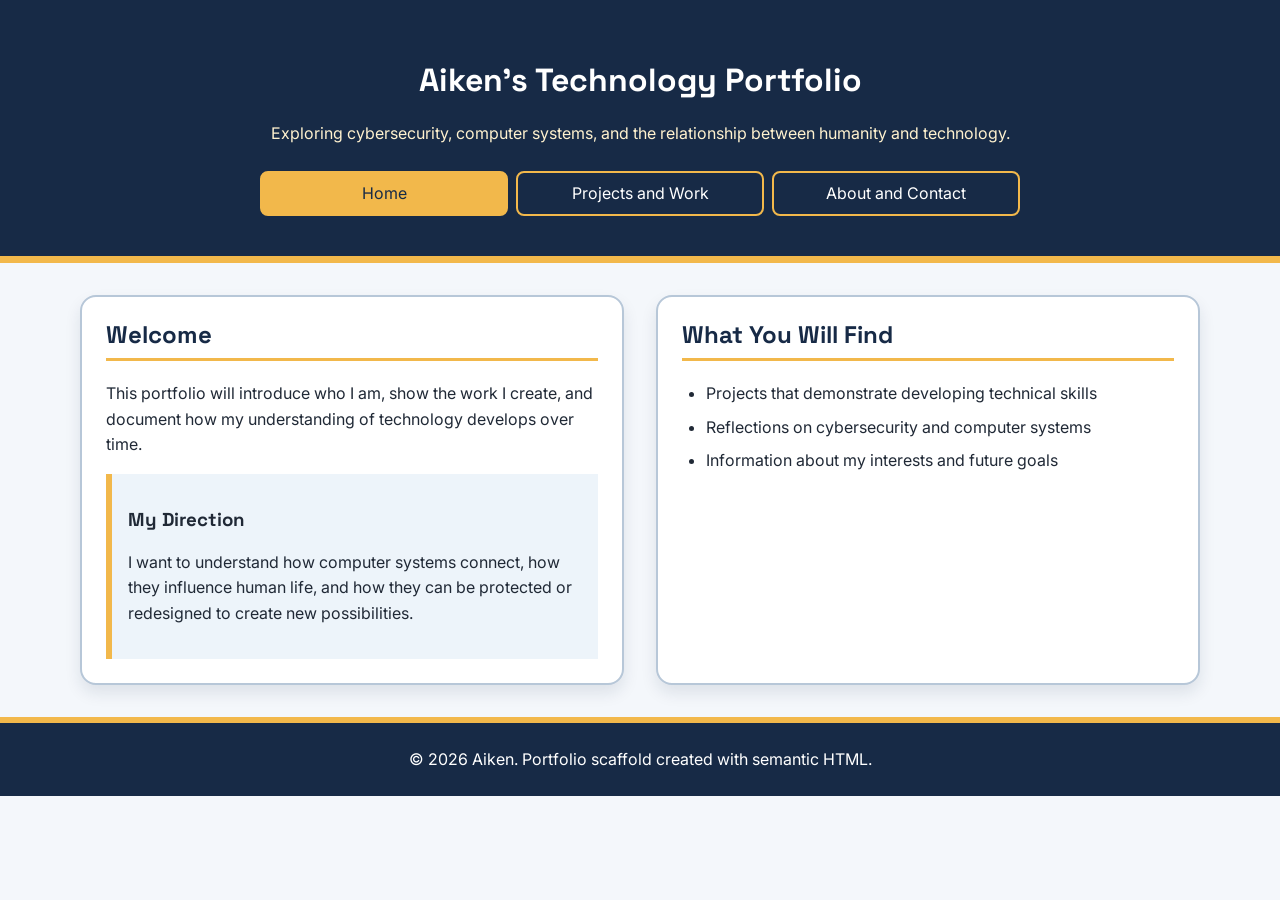
<file: index.html>
<!DOCTYPE html>
<html lang="en">
<head>
    <meta charset="UTF-8">
    <meta name="viewport" content="width=device-width, initial-scale=1.0">
    <title>Aiken's Portfolio | Home</title>
    <link rel="preconnect" href="https://fonts.googleapis.com">
    <link rel="preconnect" href="https://fonts.gstatic.com" crossorigin>
    <link href="https://fonts.googleapis.com/css2?family=Inter:wght@400;600;700&amp;family=Space+Grotesk:wght@500;600;700&amp;display=swap" rel="stylesheet">
    <link rel="stylesheet" href="styles.css">
</head>
<body>
    <a class="skip-link" href="#main-content">Skip to main content</a>
    <header class="site-header">
        <h1>Aiken's Technology Portfolio</h1>
        <p>Exploring cybersecurity, computer systems, and the relationship between humanity and technology.</p>

        <nav class="site-nav" aria-label="Main navigation">
            <ul>
                <li><a href="index.html" aria-current="page">Home</a></li>
                <li><a href="projects.html">Projects and Work</a></li>
                <li><a href="about.html">About and Contact</a></li>
            </ul>
        </nav>
    </header>

    <main id="main-content" class="page-grid home-grid" tabindex="-1">
        <section id="welcome" class="panel welcome-panel">
            <h2>Welcome</h2>
            <p>This portfolio will introduce who I am, show the work I create, and document how my understanding of technology develops over time.</p>

            <article class="feature-box">
                <h3>My Direction</h3>
                <p>I want to understand how computer systems connect, how they influence human life, and how they can be protected or redesigned to create new possibilities.</p>
            </article>
        </section>

        <section class="panel find-panel">
            <h2>What You Will Find</h2>
            <ul>
                <li>Projects that demonstrate developing technical skills</li>
                <li>Reflections on cybersecurity and computer systems</li>
                <li>Information about my interests and future goals</li>
            </ul>
        </section>
    </main>

    <footer class="site-footer">
        <p>&copy; 2026 Aiken. Portfolio scaffold created with semantic HTML.</p>
    </footer>
</body>
</html>
</file>
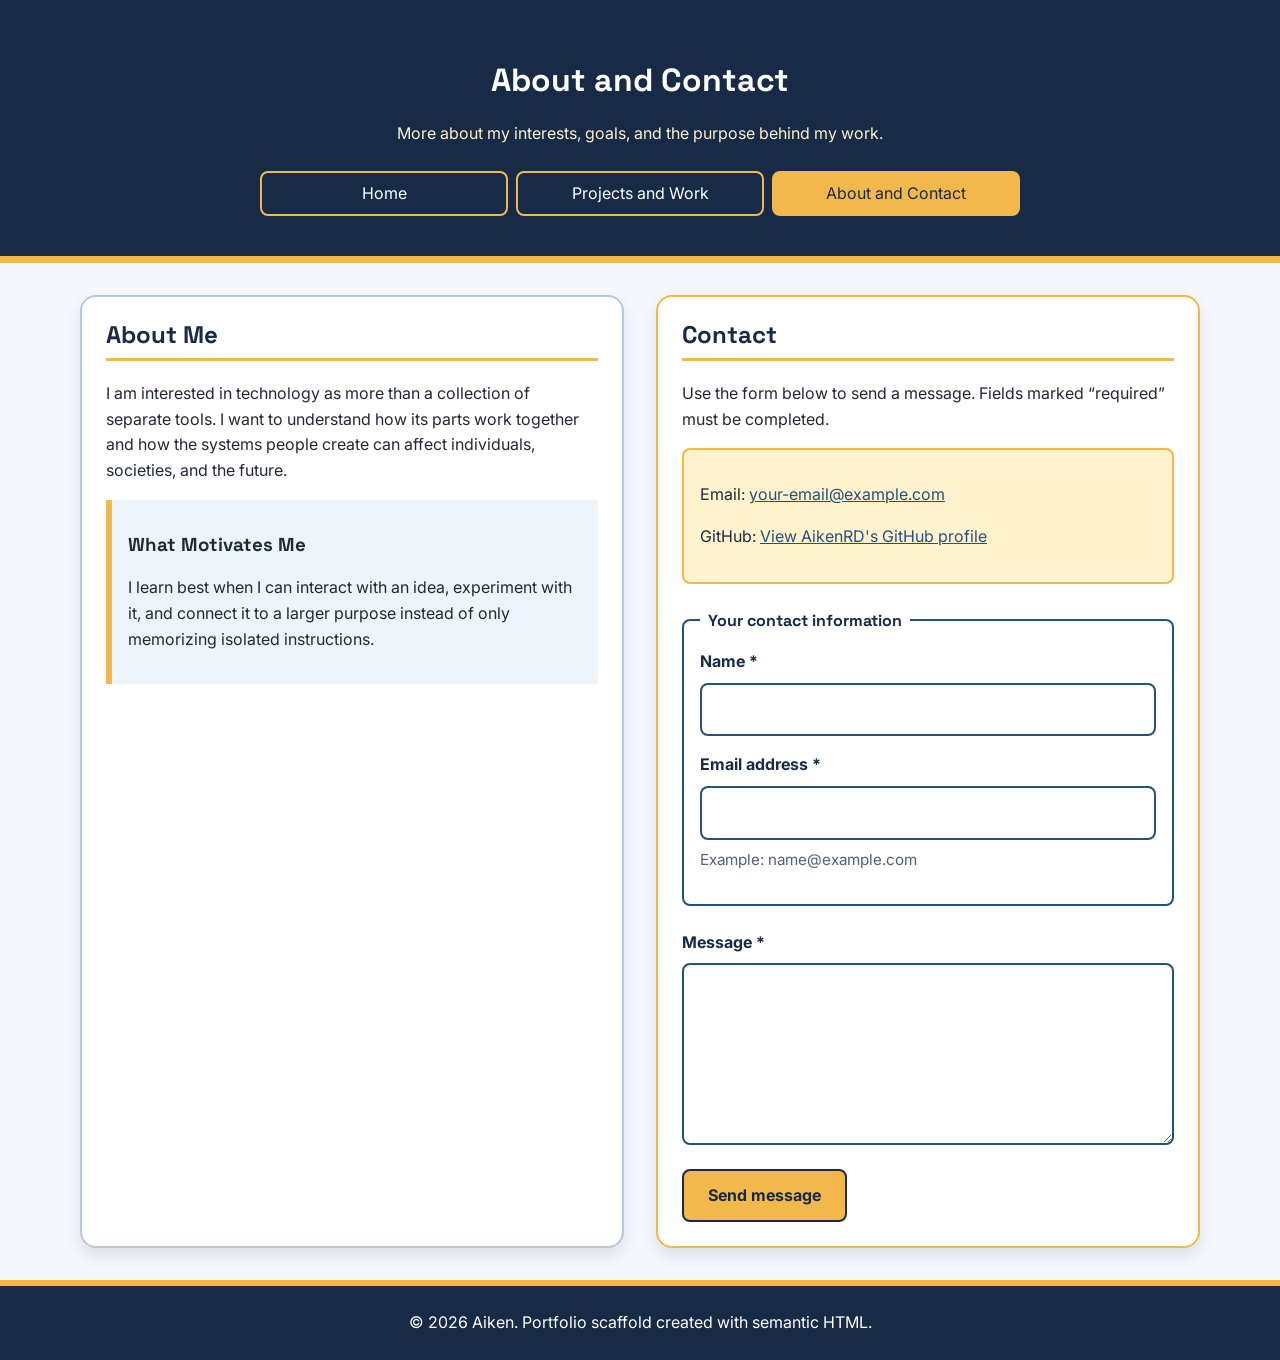
<file: about.html>
<!DOCTYPE html>
<html lang="en">
<head>
    <meta charset="UTF-8">
    <meta name="viewport" content="width=device-width, initial-scale=1.0">
    <title>Aiken's Portfolio | About and Contact</title>
    <link rel="preconnect" href="https://fonts.googleapis.com">
    <link rel="preconnect" href="https://fonts.gstatic.com" crossorigin>
    <link href="https://fonts.googleapis.com/css2?family=Inter:wght@400;600;700&amp;family=Space+Grotesk:wght@500;600;700&amp;display=swap" rel="stylesheet">
    <link rel="stylesheet" href="styles.css">
</head>
<body>
    <a class="skip-link" href="#main-content">Skip to main content</a>
    <header class="site-header">
        <h1>About and Contact</h1>
        <p>More about my interests, goals, and the purpose behind my work.</p>

        <nav class="site-nav" aria-label="Main navigation">
            <ul>
                <li><a href="index.html">Home</a></li>
                <li><a href="projects.html">Projects and Work</a></li>
                <li><a href="about.html" aria-current="page">About and Contact</a></li>
            </ul>
        </nav>
    </header>

    <main id="main-content" class="page-grid about-grid" tabindex="-1">
        <section class="panel about-panel">
            <h2>About Me</h2>
            <p>I am interested in technology as more than a collection of separate tools. I want to understand how its parts work together and how the systems people create can affect individuals, societies, and the future.</p>

            <article class="feature-box">
                <h3>What Motivates Me</h3>
                <p>I learn best when I can interact with an idea, experiment with it, and connect it to a larger purpose instead of only memorizing isolated instructions.</p>
            </article>
        </section>

        <section id="contact" class="panel contact-panel">
            <h2>Contact</h2>
            <p>Use the form below to send a message. Fields marked “required” must be completed.</p>

            <address>
                <p>Email: <a href="mailto:your-email@example.com">your-email@example.com</a></p>
                <p>GitHub: <a href="https://github.com/AikenRD">View AikenRD's GitHub profile</a></p>
            </address>

            <form id="contact-form" class="contact-form" novalidate>
                <div id="form-status" class="form-status" role="status" aria-live="polite"></div>

                <fieldset>
                    <legend>Your contact information</legend>

                    <div class="form-field">
                        <label for="name">Name <span aria-hidden="true">*</span></label>
                        <input id="name" name="name" type="text" autocomplete="name" required aria-describedby="name-error">
                        <p id="name-error" class="error-message" hidden>Please enter your name.</p>
                    </div>

                    <div class="form-field">
                        <label for="email">Email address <span aria-hidden="true">*</span></label>
                        <input id="email" name="email" type="email" autocomplete="email" required aria-describedby="email-hint email-error">
                        <p id="email-hint" class="field-hint">Example: name@example.com</p>
                        <p id="email-error" class="error-message" hidden>Please enter a valid email address.</p>
                    </div>
                </fieldset>

                <div class="form-field">
                    <label for="message">Message <span aria-hidden="true">*</span></label>
                    <textarea id="message" name="message" rows="6" required aria-describedby="message-error"></textarea>
                    <p id="message-error" class="error-message" hidden>Please enter a message.</p>
                </div>

                <button type="submit">Send message</button>
            </form>
        </section>
    </main>

    <footer class="site-footer">
        <p>&copy; 2026 Aiken. Portfolio scaffold created with semantic HTML.</p>
    </footer>
    <script src="script.js"></script>
</body>
</html>
</file>
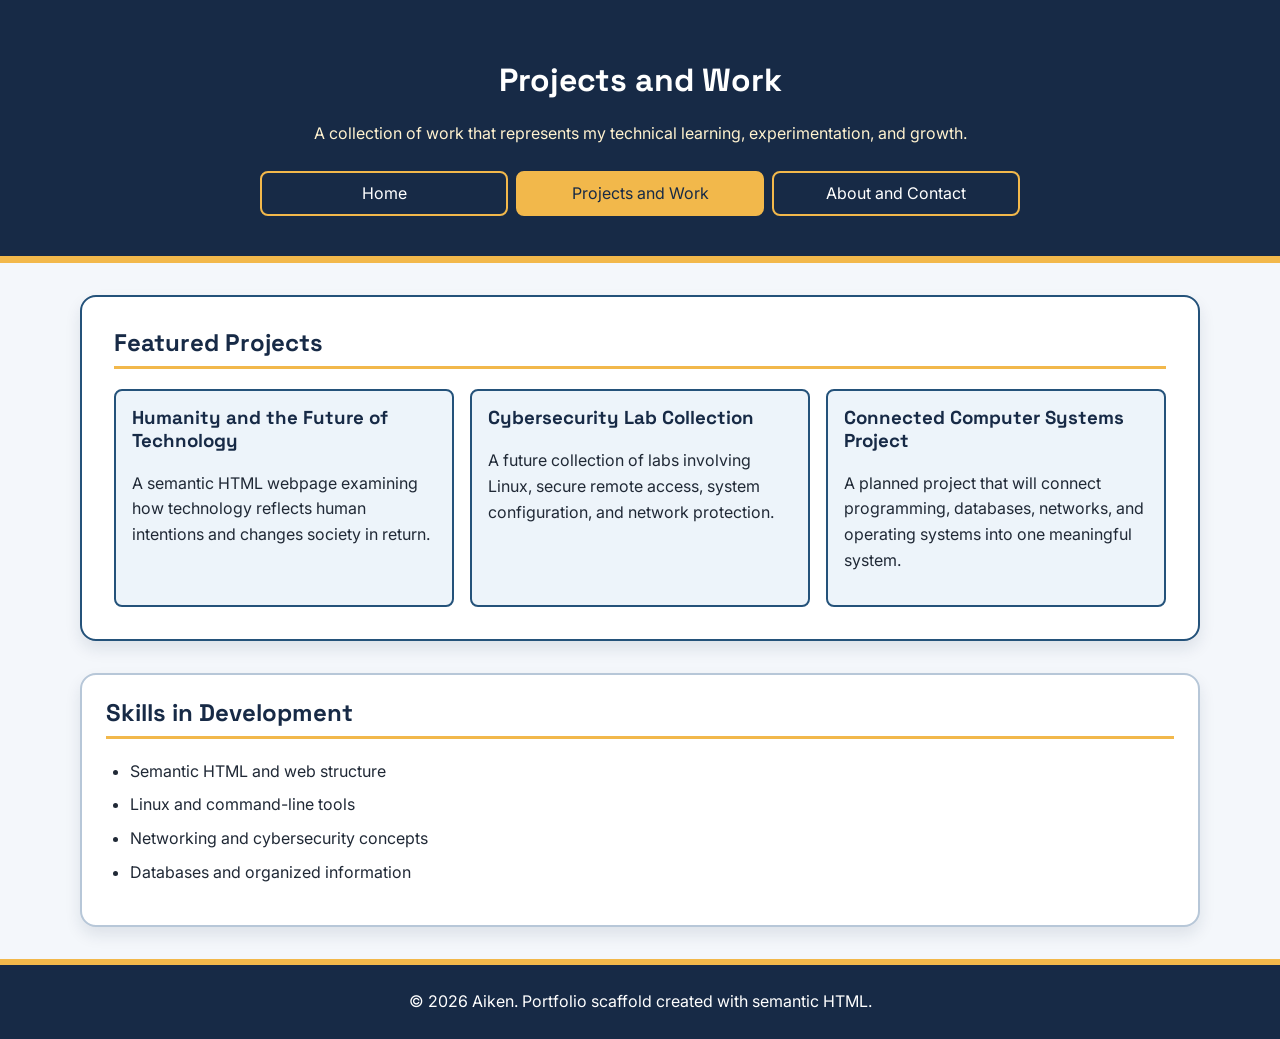
<file: projects.html>
<!DOCTYPE html>
<html lang="en">
<head>
    <meta charset="UTF-8">
    <meta name="viewport" content="width=device-width, initial-scale=1.0">
    <title>Aiken's Portfolio | Projects and Work</title>
    <link rel="preconnect" href="https://fonts.googleapis.com">
    <link rel="preconnect" href="https://fonts.gstatic.com" crossorigin>
    <link href="https://fonts.googleapis.com/css2?family=Inter:wght@400;600;700&amp;family=Space+Grotesk:wght@500;600;700&amp;display=swap" rel="stylesheet">
    <link rel="stylesheet" href="styles.css">
</head>
<body>
    <a class="skip-link" href="#main-content">Skip to main content</a>
    <header class="site-header">
        <h1>Projects and Work</h1>
        <p>A collection of work that represents my technical learning, experimentation, and growth.</p>

        <nav class="site-nav" aria-label="Main navigation">
            <ul>
                <li><a href="index.html">Home</a></li>
                <li><a href="projects.html" aria-current="page">Projects and Work</a></li>
                <li><a href="about.html">About and Contact</a></li>
            </ul>
        </nav>
    </header>

    <main id="main-content" class="page-grid" tabindex="-1">
        <section id="projects" class="panel featured-projects">
            <h2>Featured Projects</h2>

            <div class="project-grid">
                <article class="project-card">
                    <h3>Humanity and the Future of Technology</h3>
                    <p>A semantic HTML webpage examining how technology reflects human intentions and changes society in return.</p>
                </article>

                <article class="project-card">
                    <h3>Cybersecurity Lab Collection</h3>
                    <p>A future collection of labs involving Linux, secure remote access, system configuration, and network protection.</p>
                </article>

                <article class="project-card">
                    <h3>Connected Computer Systems Project</h3>
                    <p>A planned project that will connect programming, databases, networks, and operating systems into one meaningful system.</p>
                </article>
            </div>
        </section>

        <section class="panel skills-panel">
            <h2>Skills in Development</h2>
            <ul>
                <li>Semantic HTML and web structure</li>
                <li>Linux and command-line tools</li>
                <li>Networking and cybersecurity concepts</li>
                <li>Databases and organized information</li>
            </ul>
        </section>
    </main>

    <footer class="site-footer">
        <p>&copy; 2026 Aiken. Portfolio scaffold created with semantic HTML.</p>
    </footer>
</body>
</html>
</file>
<file: styles.css>
:root {
    --navy: #172a46;
    --blue: #24527a;
    --gold: #f2b84b;
    --pale-gold: #fff2cf;
    --cloud: #f4f7fb;
    --white: #ffffff;
    --ink: #202936;
    --muted: #536174;
    --space-1: 8px;
    --space-2: 16px;
    --space-3: 24px;
    --space-4: 32px;
    --space-5: 40px;
    --space-6: 48px;
}

* {
    box-sizing: border-box;
}

html {
    overflow-x: hidden;
}

body {
    min-width: 0;
    margin: 0;
    overflow-x: hidden;
    background: var(--cloud);
    color: var(--ink);
    font-family: "Inter", Arial, sans-serif;
    line-height: 1.6;
}

h1,
h2,
h3 {
    overflow-wrap: anywhere;
    font-family: "Space Grotesk", Arial, sans-serif;
    line-height: 1.2;
}

p {
    overflow-wrap: anywhere;
}

h2 {
    margin-top: 0;
    padding-bottom: var(--space-1);
    border-bottom: 3px solid var(--gold);
    color: var(--navy);
}

a {
    color: var(--blue);
}

a:focus-visible {
    outline: 4px solid var(--gold);
    outline-offset: 4px;
}

.skip-link {
    position: fixed;
    top: var(--space-1);
    left: var(--space-1);
    z-index: 1000;
    padding: var(--space-1) var(--space-2);
    border: 2px solid var(--navy);
    border-radius: 8px;
    background: var(--gold);
    color: var(--navy);
    font-weight: 700;
    transform: translateY(-200%);
}

.skip-link:focus {
    transform: translateY(0);
}

#main-content:focus {
    outline: none;
}

.site-header {
    padding: var(--space-4) var(--space-2);
    border-bottom: 7px solid var(--gold);
    background: var(--navy);
    color: var(--white);
    text-align: center;
}

.site-header > p {
    max-width: 760px;
    margin: var(--space-1) auto var(--space-3);
    color: var(--pale-gold);
}

.site-nav ul {
    display: flex;
    flex-direction: column;
    gap: var(--space-1);
    width: min(100%, 760px);
    margin: 0 auto;
    padding: 0;
    list-style: none;
}

.site-nav li {
    min-width: 0;
}

.site-nav a {
    display: block;
    width: 100%;
    padding: var(--space-1) var(--space-2);
    border: 2px solid var(--gold);
    border-radius: 8px;
    color: var(--white);
    text-decoration: none;
}

.site-nav a:hover,
.site-nav a:focus,
.site-nav a[aria-current="page"] {
    background: var(--gold);
    color: var(--navy);
}

.page-grid {
    display: grid;
    grid-template-columns: minmax(0, 1fr);
    gap: var(--space-2);
    width: min(calc(100% - var(--space-3)), 1120px);
    margin: var(--space-3) auto;
}

.panel,
.project-card,
.feature-box {
    min-width: 0;
}

.panel {
    padding: var(--space-2);
    border: 2px solid #b7c7d8;
    border-radius: 16px;
    background: var(--white);
    box-shadow: 0 8px 16px rgba(23, 42, 70, 0.1);
}

.feature-box {
    margin-top: var(--space-2);
    padding: var(--space-2);
    border-left: 6px solid var(--gold);
    background: #edf4fa;
}

.project-grid {
    display: grid;
    grid-template-columns: minmax(0, 1fr);
    gap: var(--space-2);
}

.project-card {
    padding: var(--space-2);
    border: 2px solid var(--blue);
    border-radius: 8px;
    background: #edf4fa;
}

.project-card h3 {
    margin-top: 0;
    color: var(--navy);
}

.skills-panel ul,
.find-panel ul {
    padding-left: var(--space-3);
}

.skills-panel li,
.find-panel li {
    margin-bottom: var(--space-1);
}

address {
    padding: var(--space-2);
    border: 2px solid var(--gold);
    border-radius: 8px;
    background: var(--pale-gold);
    font-style: normal;
}

address a {
    overflow-wrap: anywhere;
}

.contact-form {
    margin-top: var(--space-3);
}

.contact-form fieldset {
    margin: 0 0 var(--space-3);
    padding: var(--space-2);
    border: 2px solid var(--blue);
    border-radius: 8px;
}

.contact-form legend {
    padding: 0 var(--space-1);
    color: var(--navy);
    font-family: "Space Grotesk", Arial, sans-serif;
    font-weight: 700;
}

.form-field {
    margin-bottom: var(--space-2);
}

.form-field label {
    display: block;
    margin-bottom: var(--space-1);
    color: var(--navy);
    font-weight: 700;
}

.form-field input,
.form-field textarea {
    width: 100%;
    padding: 12px;
    border: 2px solid var(--blue);
    border-radius: 8px;
    background: var(--white);
    color: var(--ink);
    font: inherit;
}

.form-field input:focus-visible,
.form-field textarea:focus-visible {
    outline: 4px solid var(--gold);
    outline-offset: 2px;
}

.form-field [aria-invalid="true"] {
    border-color: #a61b1b;
    background: #fff5f5;
}

.field-hint,
.error-message,
.form-status {
    margin: var(--space-1) 0 0;
    font-size: 0.95rem;
}

.field-hint {
    color: var(--muted);
}

.error-message,
.form-status.error {
    color: #8f1010;
    font-weight: 700;
}

.form-status.success {
    margin-bottom: var(--space-2);
    padding: var(--space-2);
    border-left: 6px solid #176b3a;
    background: #eaf7ef;
    color: #124f2d;
}

.contact-form button {
    min-height: 48px;
    padding: 12px var(--space-3);
    border: 2px solid var(--navy);
    border-radius: 8px;
    background: var(--gold);
    color: var(--navy);
    font: inherit;
    font-weight: 700;
    cursor: pointer;
}

.contact-form button:hover {
    background: var(--pale-gold);
}

#welcome,
#projects,
#contact {
    scroll-margin-top: var(--space-3);
}

#projects {
    border-color: var(--blue);
}

#contact {
    border-color: var(--gold);
}

.site-footer {
    padding: var(--space-3) var(--space-2);
    border-top: 6px solid var(--gold);
    background: var(--navy);
    color: var(--white);
    text-align: center;
}

.site-footer p {
    margin: 0;
}

/* Tablet: navigation becomes horizontal and content uses two columns. */
@media (min-width: 600px) {
    .site-header {
        padding: var(--space-5) var(--space-4);
    }

    .site-nav ul {
        flex-direction: row;
    }

    .site-nav li {
        flex: 1 1 0;
    }

    .home-grid,
    .about-grid {
        grid-template-columns: repeat(2, minmax(0, 1fr));
    }

    .project-grid {
        grid-template-columns: repeat(2, minmax(0, 1fr));
    }

    .panel {
        padding: var(--space-3);
    }
}

/* Desktop: featured projects expand to three columns. */
@media (min-width: 960px) {
    .page-grid {
        gap: var(--space-4);
        margin: var(--space-4) auto;
    }

    .project-grid {
        grid-template-columns: repeat(3, minmax(0, 1fr));
    }

    .featured-projects {
        padding: var(--space-4);
    }
}
</file>
